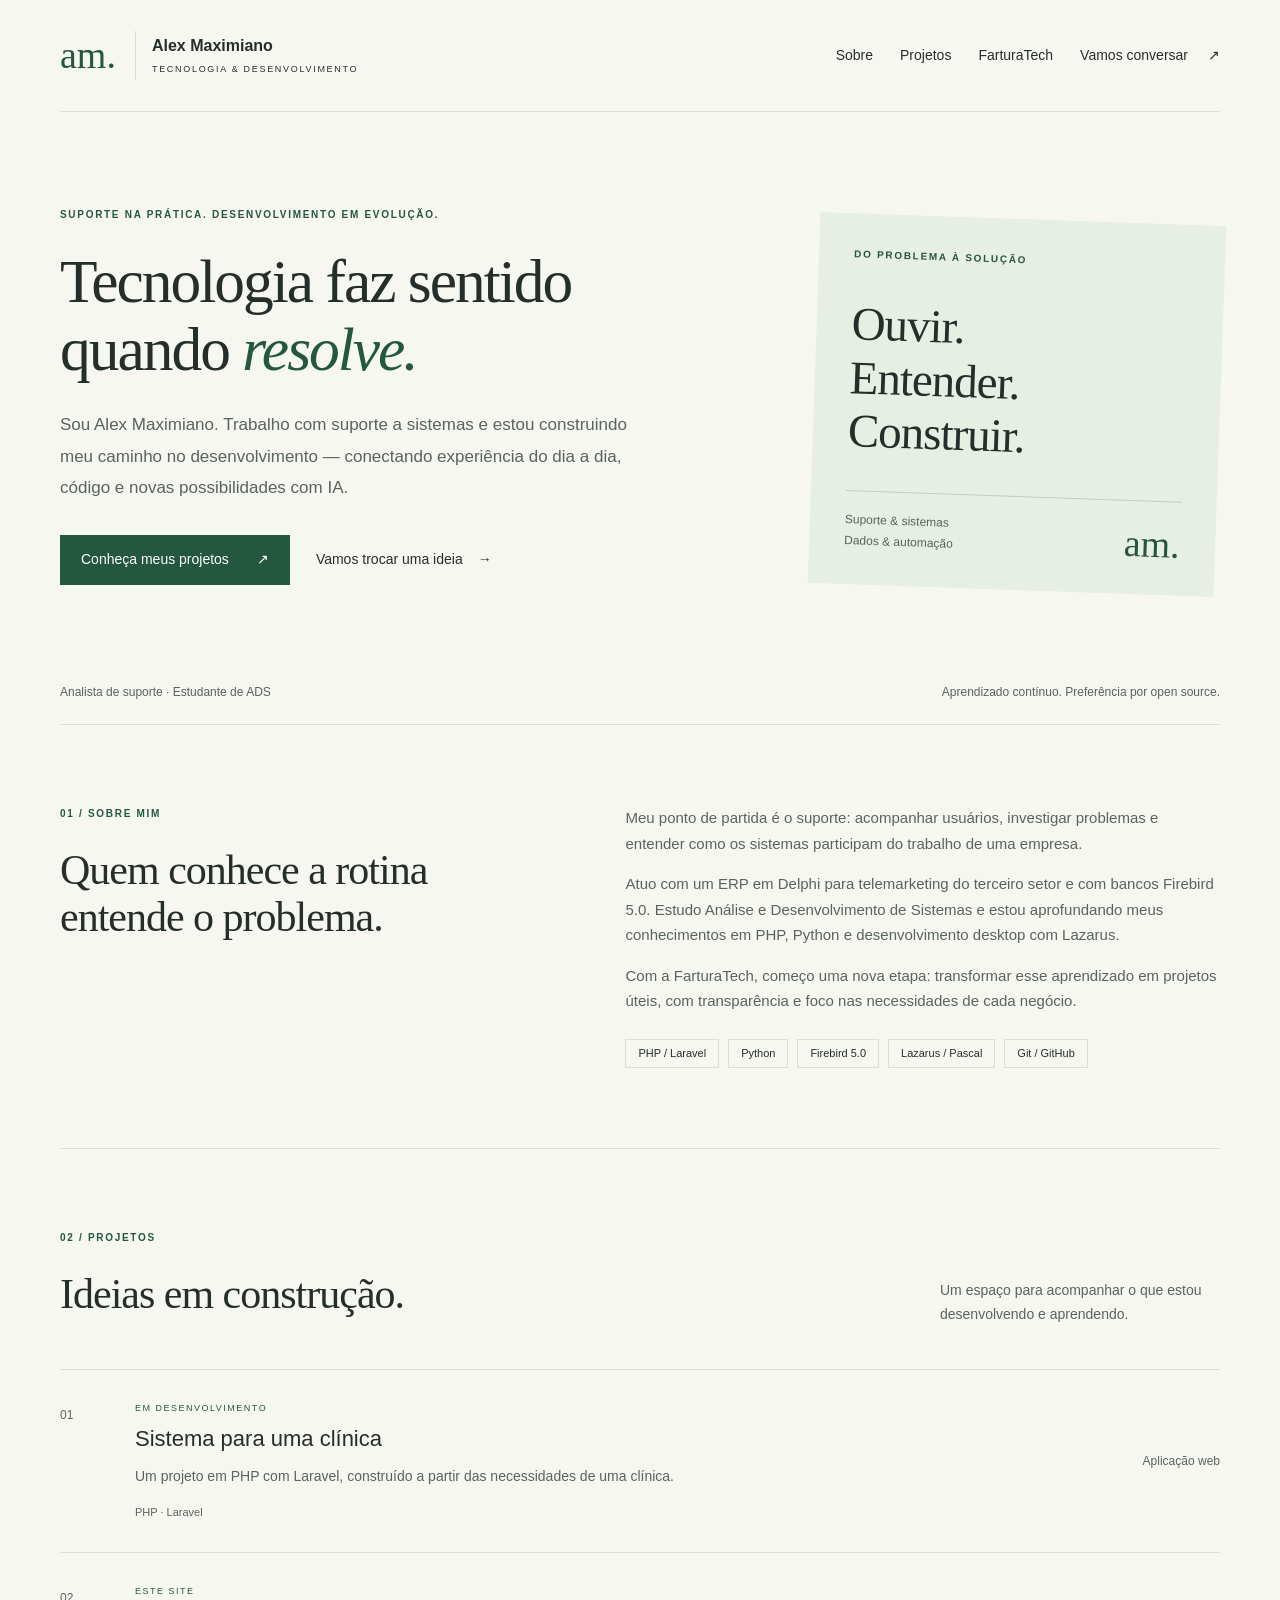
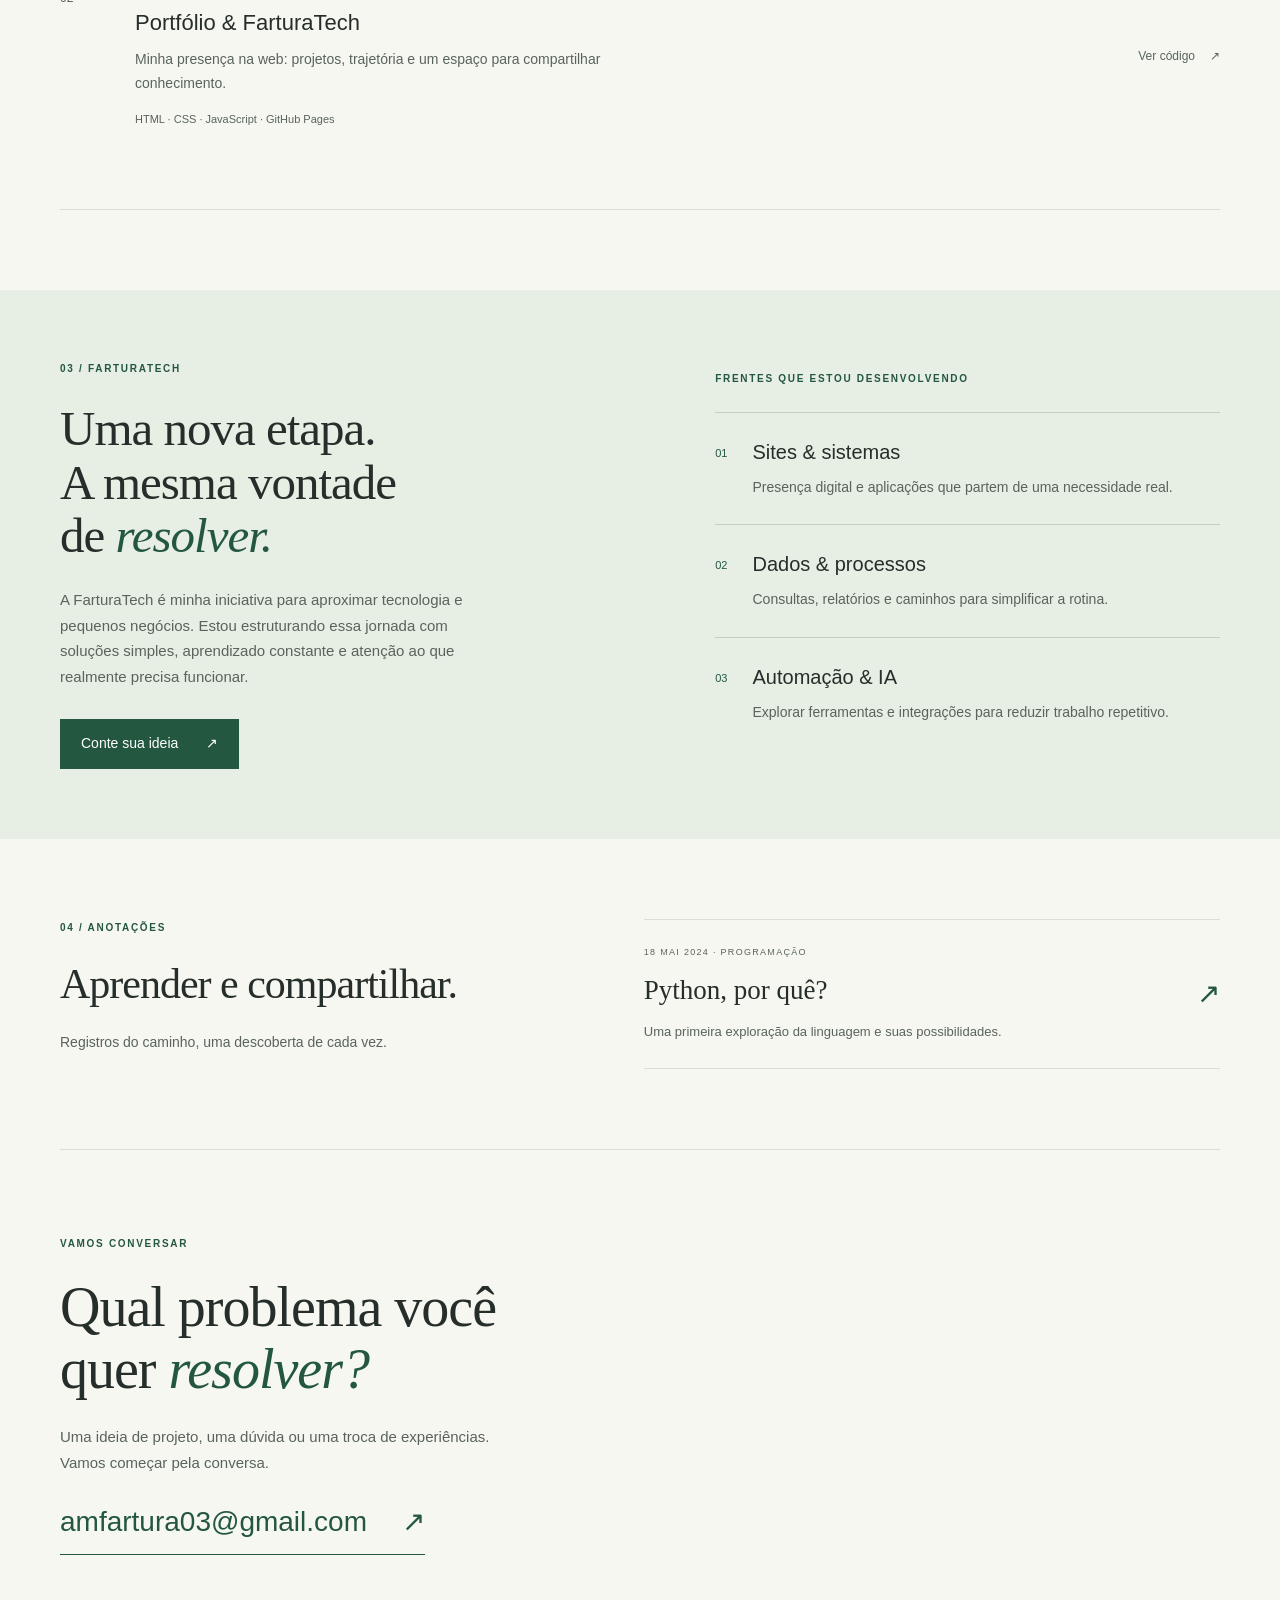
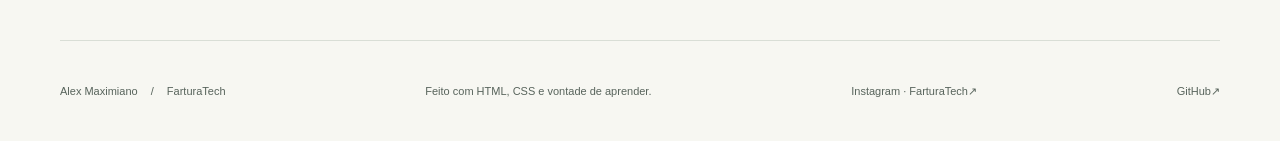
<file: index.html>
<!DOCTYPE html>
<html lang="pt-BR">
<head>
  <meta charset="UTF-8">
  <meta name="viewport" content="width=device-width, initial-scale=1">
  <meta name="description" content="Alex Maximiano: suporte, desenvolvimento de sistemas e tecnologia aplicada. Conheça meus projetos e a FarturaTech.">
  <meta name="theme-color" content="#f7f7f2">
  <title>Alex Maximiano · FarturaTech</title>
  <link rel="stylesheet" href="css/home.css">
  <script src="js/home.js" defer></script>
</head>
<body>
  <a class="skip-link" href="#conteudo">Pular para o conteúdo</a>
  <header class="site-header wrap">
    <a class="brand" href="#inicio" aria-label="Alex Maximiano, início"><span class="monogram" aria-hidden="true">am.</span><span>Alex Maximiano<small>TECNOLOGIA & DESENVOLVIMENTO</small></span></a>
    <button class="menu-toggle" type="button" aria-expanded="false" aria-controls="navigation" hidden>Menu</button>
    <nav id="navigation" aria-label="Navegação principal"><a href="#sobre">Sobre</a><a href="#projetos">Projetos</a><a href="#farturatech">FarturaTech</a><a class="nav-contact" href="#contato">Vamos conversar <span aria-hidden="true">↗</span></a></nav>
  </header>
  <main id="conteudo">
    <section class="hero wrap" id="inicio" aria-labelledby="hero-title">
      <div class="hero-copy"><p class="eyebrow">SUPORTE NA PRÁTICA. DESENVOLVIMENTO EM EVOLUÇÃO.</p><h1 id="hero-title">Tecnologia faz sentido<br>quando <em>resolve.</em></h1><p class="intro">Sou Alex Maximiano. Trabalho com suporte a sistemas e estou construindo meu caminho no desenvolvimento — conectando experiência do dia a dia, código e novas possibilidades com IA.</p><div class="actions"><a class="button" href="#projetos">Conheça meus projetos <span aria-hidden="true">↗</span></a><a class="text-link" href="#contato">Vamos trocar uma ideia <span aria-hidden="true">→</span></a></div></div>
      <aside class="profile-note" aria-label="Minha atuação"><p class="eyebrow">DO PROBLEMA À SOLUÇÃO</p><p class="note-heading">Ouvir.<br>Entender.<br>Construir.</p><div class="note-bottom"><span>Suporte & sistemas<br>Dados & automação</span><span class="note-signature" aria-hidden="true">am.</span></div></aside>
      <div class="hero-foot"><span>Analista de suporte · Estudante de ADS</span><span>Aprendizado contínuo. Preferência por open source.</span></div>
    </section>
    <section class="section wrap about" id="sobre" aria-labelledby="about-title"><div><p class="eyebrow">01 / SOBRE MIM</p><h2 id="about-title">Quem conhece a rotina<br>entende o problema.</h2></div><div class="about-copy"><p>Meu ponto de partida é o suporte: acompanhar usuários, investigar problemas e entender como os sistemas participam do trabalho de uma empresa.</p><p>Atuo com um ERP em Delphi para telemarketing do terceiro setor e com bancos Firebird 5.0. Estudo Análise e Desenvolvimento de Sistemas e estou aprofundando meus conhecimentos em PHP, Python e desenvolvimento desktop com Lazarus.</p><p>Com a FarturaTech, começo uma nova etapa: transformar esse aprendizado em projetos úteis, com transparência e foco nas necessidades de cada negócio.</p><div class="skills" aria-label="Tecnologias com as quais trabalho ou estudo"><span>PHP / Laravel</span><span>Python</span><span>Firebird 5.0</span><span>Lazarus / Pascal</span><span>Git / GitHub</span></div></div></section>
    <section class="section wrap" id="projetos" aria-labelledby="projects-title"><div class="section-heading"><div><p class="eyebrow">02 / PROJETOS</p><h2 id="projects-title">Ideias em construção.</h2></div><p>Um espaço para acompanhar o que estou desenvolvendo e aprendendo.</p></div><div class="project-list"><article class="project"><span class="project-number" aria-hidden="true">01</span><div><p class="status">EM DESENVOLVIMENTO</p><h3>Sistema para uma clínica</h3><p>Um projeto em PHP com Laravel, construído a partir das necessidades de uma clínica.</p><p class="project-tech">PHP · Laravel</p></div><span class="project-aside">Aplicação web</span></article><article class="project"><span class="project-number" aria-hidden="true">02</span><div><p class="status">ESTE SITE</p><h3>Portfólio & FarturaTech</h3><p>Minha presença na web: projetos, trajetória e um espaço para compartilhar conhecimento.</p><p class="project-tech">HTML · CSS · JavaScript · GitHub Pages</p></div><a class="text-link project-aside" href="https://github.com/avmaximiano/avmaximiano.github.io" target="_blank" rel="noopener noreferrer">Ver código <span aria-hidden="true">↗</span></a></article></div></section>
    <section class="venture" id="farturatech" aria-labelledby="venture-title"><div class="wrap venture-grid"><div><p class="eyebrow">03 / FARTURATECH</p><h2 id="venture-title">Uma nova etapa.<br>A mesma vontade<br>de <em>resolver.</em></h2><p class="venture-description">A FarturaTech é minha iniciativa para aproximar tecnologia e pequenos negócios. Estou estruturando essa jornada com soluções simples, aprendizado constante e atenção ao que realmente precisa funcionar.</p><a class="button" href="mailto:amfartura03@gmail.com">Conte sua ideia <span aria-hidden="true">↗</span></a></div><div class="focus-list"><p class="eyebrow">FRENTES QUE ESTOU DESENVOLVENDO</p><div><span>01</span><section><h3>Sites & sistemas</h3><p>Presença digital e aplicações que partem de uma necessidade real.</p></section></div><div><span>02</span><section><h3>Dados & processos</h3><p>Consultas, relatórios e caminhos para simplificar a rotina.</p></section></div><div><span>03</span><section><h3>Automação & IA</h3><p>Explorar ferramentas e integrações para reduzir trabalho repetitivo.</p></section></div></div></div></section>
    <section class="section wrap journal" aria-labelledby="journal-title"><div><p class="eyebrow">04 / ANOTAÇÕES</p><h2 id="journal-title">Aprender e compartilhar.</h2><p>Registros do caminho, uma descoberta de cada vez.</p></div><a class="journal-link" href="blog/2024-05/porque-python.html"><span><small>18 MAI 2024 · PROGRAMAÇÃO</small><strong>Python, por quê?</strong><span>Uma primeira exploração da linguagem e suas possibilidades.</span></span><span class="journal-arrow" aria-hidden="true">↗</span></a></section>
    <section class="contact wrap" id="contato" aria-labelledby="contact-title"><p class="eyebrow">VAMOS CONVERSAR</p><h2 id="contact-title">Qual problema você<br>quer <em>resolver?</em></h2><p>Uma ideia de projeto, uma dúvida ou uma troca de experiências.<br>Vamos começar pela conversa.</p><a class="contact-email" href="mailto:amfartura03@gmail.com">amfartura03@gmail.com <span aria-hidden="true">↗</span></a></section>
  </main>
  <footer class="site-footer wrap"><span>Alex Maximiano <span aria-hidden="true">/</span> FarturaTech</span><span>Feito com HTML, CSS e vontade de aprender.</span><a href="https://www.instagram.com/farturatech/" target="_blank" rel="noopener noreferrer">Instagram · FarturaTech <span aria-hidden="true">↗</span></a><a href="https://github.com/avmaximiano" target="_blank" rel="noopener noreferrer">GitHub <span aria-hidden="true">↗</span></a></footer>
</body>
</html>
</file>
<file: css/home.css>
@charset "UTF-8";
:root{--paper:#f7f7f2;--ink:#252e2a;--muted:#58645c;--accent:#245740;--line:#d9ded6;--tint:#e7eee3;--serif:Georgia,'Times New Roman',serif;--sans:'Segoe UI',Arial,sans-serif}
*{box-sizing:border-box}html{scroll-behavior:smooth;scroll-padding-top:30px}body{margin:0;background:var(--paper);color:var(--ink);font-family:var(--sans);font-size:16px;line-height:1.7}::selection{background:#c7dcc6;color:var(--ink)}a{color:inherit;text-decoration:none}a:hover{text-decoration:underline;text-underline-offset:5px}button{font:inherit}a:focus-visible,button:focus-visible{outline:3px solid var(--accent);outline-offset:5px}.wrap{width:min(1160px,calc(100% - 96px));margin-inline:auto}.skip-link{position:absolute;top:-100px;left:20px;background:var(--ink);color:white;padding:12px 20px;z-index:10}.skip-link:focus{top:12px}.site-header{min-height:112px;display:flex;align-items:center;justify-content:space-between;gap:32px;border-bottom:1px solid var(--line)}.brand{display:flex;align-items:center;gap:16px;font-size:16px;font-weight:600;line-height:1.3}.brand small{display:block;font-size:9px;font-weight:500;letter-spacing:1.7px;margin-top:7px}.monogram{font-family:var(--serif);font-size:38px;color:var(--accent);font-weight:400;border-right:1px solid var(--line);padding-right:19px}nav{display:flex;gap:27px;align-items:center;font-size:14px}nav a{display:inline-flex;align-items:center;min-height:44px}.nav-contact{gap:20px}.menu-toggle{min-height:44px;padding:6px 14px;border:1px solid var(--line);background:transparent;color:var(--ink)}[hidden]{display:none!important}.hero{padding-top:94px;display:grid;grid-template-columns:1.7fr 1fr;column-gap:65px}.eyebrow{font-size:10px;font-weight:600;letter-spacing:1.7px;line-height:1.7;margin:0 0 25px;color:var(--accent)}h1,h2,h3,p{margin-top:0}h1,h2{font-family:var(--serif);font-weight:400;letter-spacing:-2px;line-height:1.1}h1{font-size:clamp(42px,4.8vw,67px);margin-bottom:26px}em{font-weight:400;color:var(--accent)}.intro{max-width:570px;color:var(--muted);font-size:17px;line-height:1.85}.actions{display:flex;gap:26px;align-items:center;flex-wrap:wrap;margin-top:32px}.button{background:var(--accent);color:white;padding:13px 21px;display:inline-flex;align-items:center;justify-content:space-between;gap:28px;font-size:14px;min-height:48px}.button:hover{background:#183d2d;text-decoration:none}.text-link{font-size:14px;display:inline-flex;align-items:center;gap:15px;min-height:44px}.profile-note{background:var(--tint);padding:32px 35px;align-self:start;margin-top:13px;transform:rotate(2deg)}.profile-note .eyebrow{margin-bottom:35px}.note-heading{font-family:var(--serif);font-size:47px;line-height:1.14;letter-spacing:-1px;margin-bottom:32px}.note-bottom{display:flex;justify-content:space-between;align-items:end;border-top:1px solid #c2cebe;padding-top:18px;color:var(--muted);font-size:12px;line-height:1.8}.note-signature{font-family:var(--serif);color:var(--accent);font-size:38px;line-height:1}.hero-foot{grid-column:1/-1;display:flex;justify-content:space-between;gap:20px;border-bottom:1px solid var(--line);margin-top:70px;padding:22px 0;color:var(--muted);font-size:12px}.section{padding-block:80px;border-bottom:1px solid var(--line)}h2{font-size:42px;margin-bottom:24px;letter-spacing:-1px}.about{display:grid;grid-template-columns:1fr 1.2fr;gap:70px}.about-copy p{color:var(--muted);font-size:15px}.skills{display:flex;flex-wrap:wrap;gap:9px;margin-top:25px}.skills span{border:1px solid var(--line);padding:4px 12px;font-size:11px}.section-heading{display:flex;justify-content:space-between;align-items:end;gap:60px;margin-bottom:28px}.section-heading>p{color:var(--muted);font-size:14px;max-width:280px}.project{display:grid;grid-template-columns:50px 1fr auto;gap:25px;border-top:1px solid var(--line);padding:31px 0}.project:last-child{padding-bottom:0}.project-number{color:var(--muted);font-size:12px;padding-top:4px}.status{font-size:9px;letter-spacing:1.5px;color:var(--accent);margin-bottom:8px}h3{font-weight:500;font-size:22px;line-height:1.4;margin-bottom:10px}.project p:not(.status){color:var(--muted);font-size:14px;max-width:560px}.project .project-tech{font-size:11px!important;margin-bottom:0}.project-aside{align-self:center;color:var(--muted);font-size:12px}.venture{margin-top:80px;background:var(--tint);padding:70px 0}.venture-grid{display:grid;grid-template-columns:1.1fr 1fr;gap:100px}.venture h2{font-size:49px}.venture-description{font-size:15px;color:var(--muted);max-width:430px}.venture .button{margin-top:15px}.focus-list{padding-top:10px}.focus-list>div{display:flex;gap:25px;border-top:1px solid #c2cebe;padding-top:25px;margin-top:25px}.focus-list>div>span{font-size:11px;color:var(--accent);padding-top:6px}.focus-list h3{font-size:20px}.focus-list p:not(.eyebrow){font-size:14px;color:var(--muted);margin-bottom:0}.journal{display:grid;grid-template-columns:1fr 1.1fr;gap:60px}.journal>div>p:last-child{color:var(--muted);font-size:14px}.journal-link{display:flex;gap:35px;justify-content:space-between;align-items:center;border-block:1px solid var(--line);padding:25px 0;align-self:center}.journal-link:hover strong{text-decoration:underline;text-underline-offset:5px}.journal-link:hover{text-decoration:none}.journal-link small{display:block;font-size:9px;letter-spacing:1.3px;color:var(--muted)}.journal-link strong{display:block;font-family:var(--serif);font-size:27px;font-weight:400;margin:7px 0}.journal-link span>span{font-size:13px;color:var(--muted);display:block}.journal-arrow{font-size:28px;color:var(--accent)}.contact{padding-block:85px}.contact h2{font-size:56px}.contact>p:not(.eyebrow){color:var(--muted);font-size:15px}.contact-email{display:inline-flex;align-items:center;gap:35px;font-size:clamp(17px,2.2vw,28px);color:var(--accent);border-bottom:1px solid var(--accent);padding-block:8px;overflow-wrap:anywhere}.site-footer{border-top:1px solid var(--line);padding-block:28px;display:flex;gap:30px;justify-content:space-between;align-items:center;font-size:11px;color:var(--muted)}.site-footer a{display:inline-flex;min-height:44px;align-items:center}.site-footer span>span{margin:0 10px}
@media(max-width:1000px){.wrap{width:calc(100% - 64px)}.hero{gap:35px}.profile-note{padding:28px}.note-heading{font-size:40px}.about{gap:40px}.venture-grid{gap:50px}nav{gap:18px}.brand small{letter-spacing:1px}}
@media(max-width:760px){.wrap{width:calc(100% - 40px)}.site-header{min-height:90px;flex-wrap:wrap;gap:15px;padding-block:18px}.brand{font-size:14px}.brand small{font-size:8px}.monogram{font-size:32px;padding-right:12px}nav{width:100%;flex-wrap:wrap;gap:10px 22px;padding-block:10px}.menu-toggle{display:block}.hero{padding-top:50px;grid-template-columns:1fr;gap:35px}.eyebrow{font-size:9px;letter-spacing:1.2px}h1{font-size:clamp(38px,8vw,56px);letter-spacing:-1.5px}.intro{font-size:16px}.actions{gap:12px 25px}.profile-note{transform:none;margin:10px 0 0;padding:26px;display:grid;grid-template-columns:1fr 1fr;column-gap:20px}.profile-note .eyebrow{grid-column:1/-1;margin-bottom:18px}.note-heading{font-size:32px;margin-bottom:0}.note-bottom{border-top:0;padding-top:0;flex-direction:column;align-items:start;justify-content:space-between}.hero-foot{margin-top:0;flex-direction:column;gap:5px;padding-bottom:25px;font-size:11px}.section{padding-block:50px}.about,.journal,.venture-grid{grid-template-columns:1fr;gap:25px}h2{font-size:34px}.section-heading{align-items:start;flex-direction:column;gap:0}.section-heading>p{max-width:none}.project{grid-template-columns:25px 1fr;gap:15px;padding-block:25px}.project-aside{grid-column:2;justify-self:start}.venture{margin-top:50px;padding:45px 0}.venture h2{font-size:40px}.focus-list{padding-top:20px}.journal-link{gap:20px}.contact{padding-block:55px}.contact h2{font-size:43px}.site-footer{align-items:start;flex-direction:column;gap:8px;padding-block:22px}.site-footer a{margin-top:0}}
@media(prefers-reduced-motion:reduce){html{scroll-behavior:auto}}
</file>
